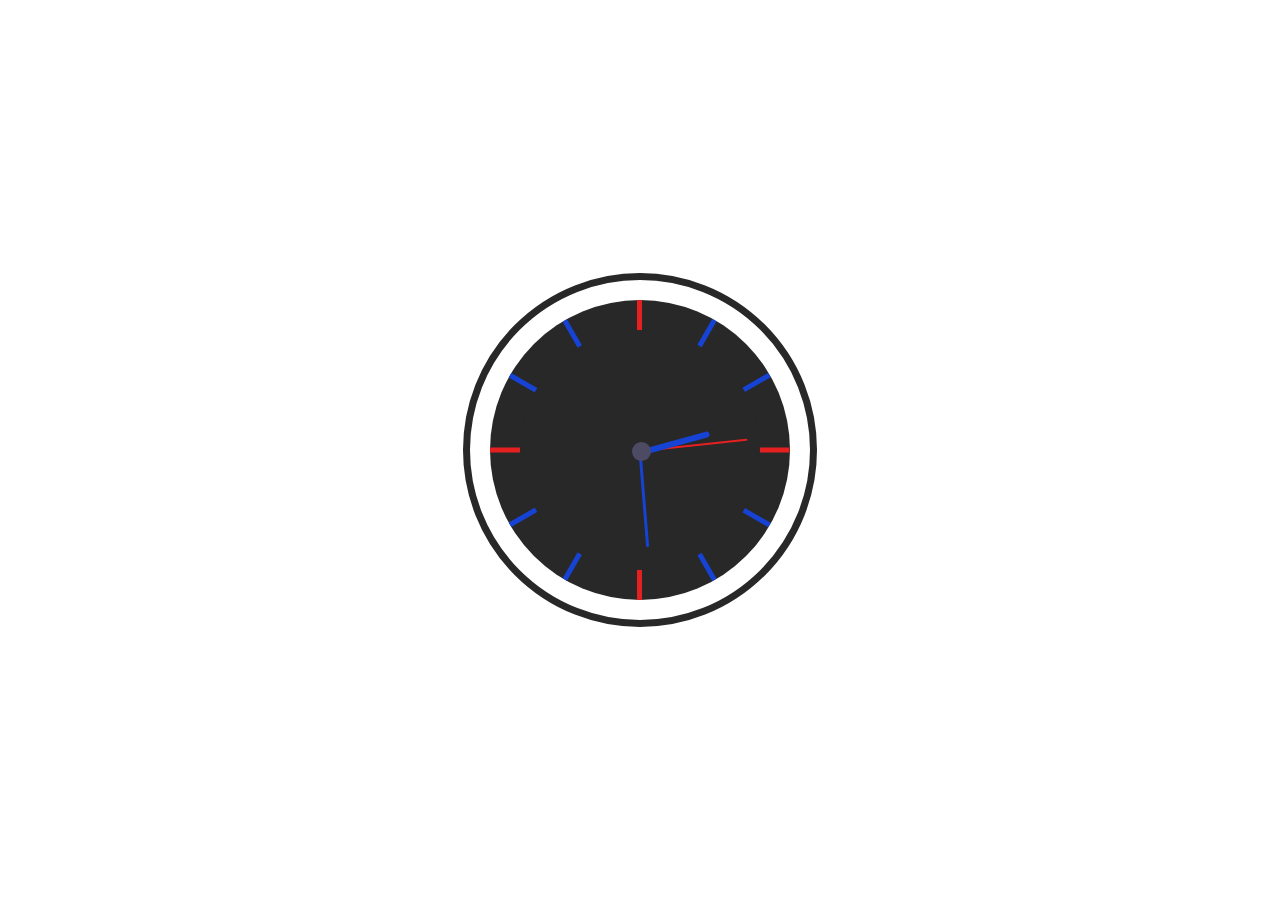
<file: analog-clock/index.html>
<!DOCTYPE html>
<html lang="en">
<head>
  <meta charset="UTF-8">
  <meta http-equiv="X-UA-Compatible" content="IE=edge">
  <meta name="viewport" content="width=device-width, initial-scale=1.0">
  <link rel="icon" type="image/x-icon" href="https://ik.imagekit.io/ketanprakash001/clock_avtbqvUCc.png?ik-sdk-version=javascript-1.4.3&updatedAt=1664822766900">
  <title>Clock</title>
  <link rel="stylesheet" href="style.css">
  <script src="script.js" defer></script>
</head>
<body>
  <div class="clock">
    <div class="outer-clock-face">
      <div class="marking marking-one"></div>
      <div class="marking marking-two"></div>
      <div class="marking marking-three"></div>
      <div class="marking marking-four"></div>
      <div class="inner-clock-face">
        <div class="hand hour-hand"></div>
        <div class="hand min-hand"></div>
        <div class="hand second-hand"></div>
      </div>
    </div>
  </div>
</body>
</html>
</file>
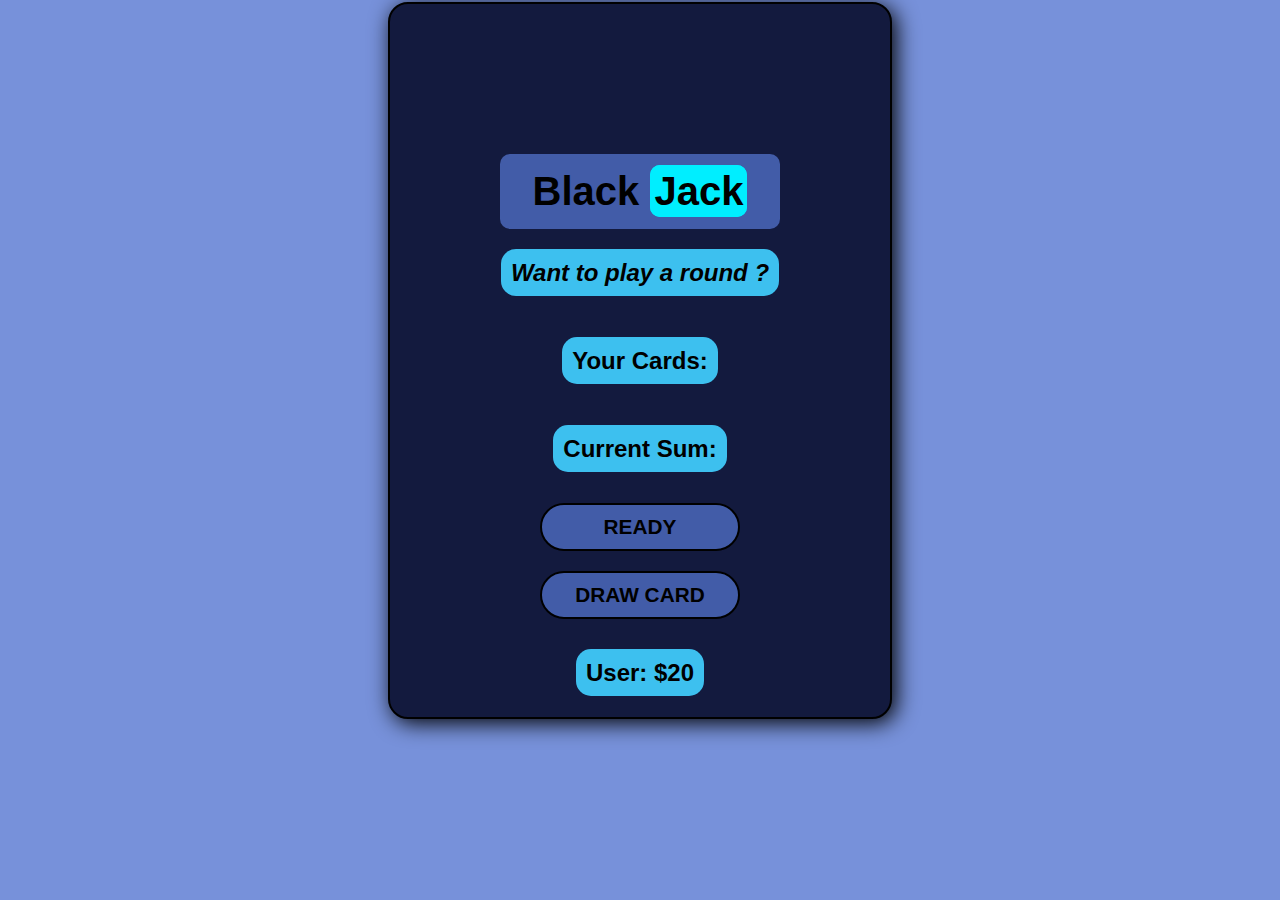
<file: BlackJack-Game/index.html>
<!DOCTYPE html>
<html lang="en">
<head>
    <meta charset="UTF-8">
    <meta http-equiv="X-UA-Compatible" content="IE=edge">
    <meta name="viewport" content="width=device-width, initial-scale=1.0">
    <link rel="stylesheet" href="./style.css">
    <title>BlackJack</title>
</head>
<body>
    <div class="container">
    <h1>Black <span>Jack</span></h1>
    <p ><span id="message-el">Want to play a round ?</span> </p>
    <p ><span id="cards-el">Your Cards:</span></p>
    <p ><span id="sum-el">Current Sum:</span></p>
    <div class="btn">
        <button id="start" onclick="startGame()">READY</button>
        <button id="newCard" onclick="newCard()">DRAW CARD</button>
    </div>
    <p><span id="player-el"></span></p>
</div>

    <script src="./script.js"></script>
</body>
</html>
</file>
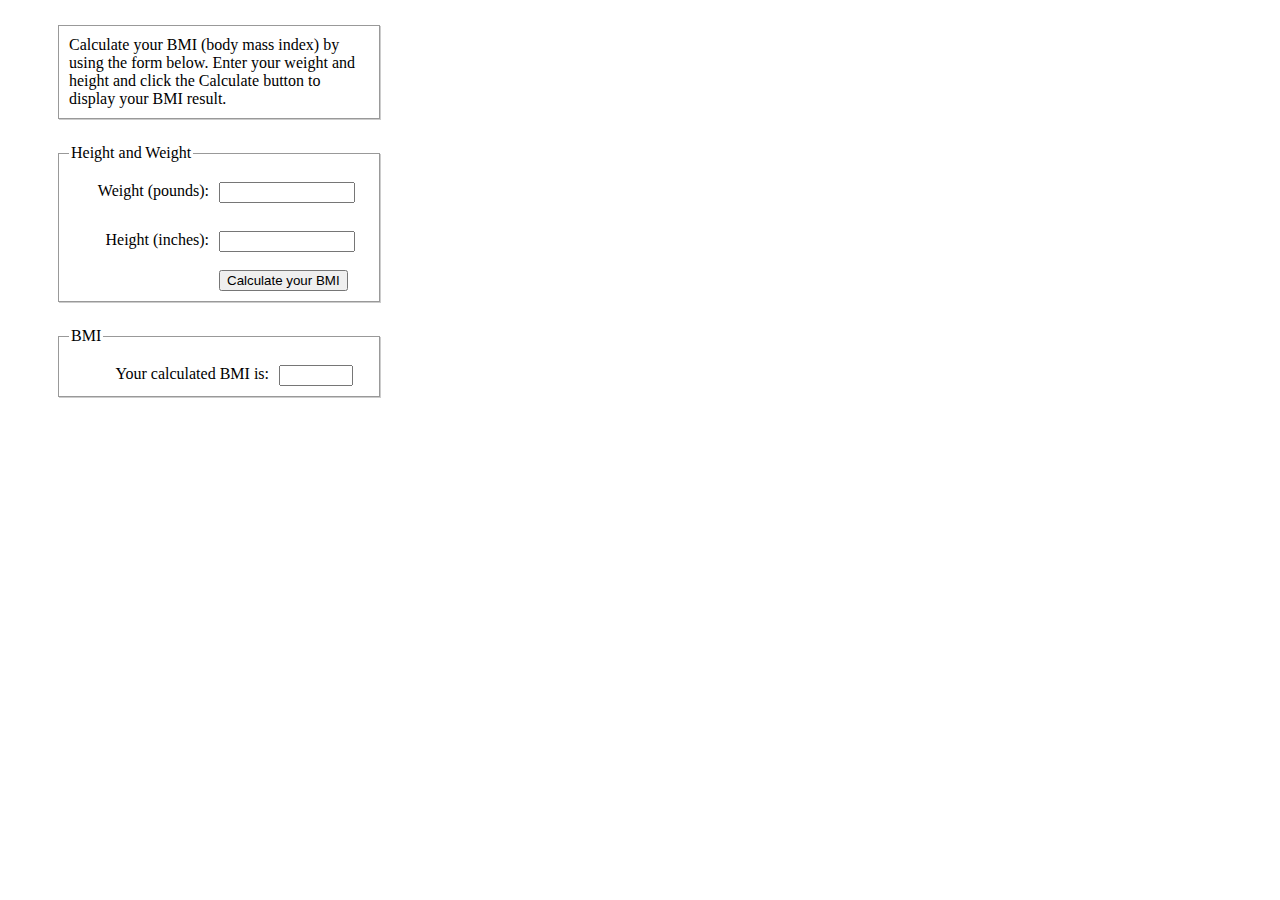
<file: BMI-calculator/index.html>
<!DOCTYPE html>
<html lang="en">
<head>
	<meta charset="UTF-8">
	<meta http-equiv="X-UA-Compatible" content="IE=edge">
	<meta name="viewport" content="width=device-width, initial-scale=1.0">
	<title>Document</title>
	<link rel="stylesheet" href="index.css">
</head>
<body>
	<div>
		<p id="intro">Calculate your BMI (body mass index) by using the form below. Enter your weight and height and click the Calculate button to display your BMI result.</p>
		<form action="none" method="post" name="bmiform">
			<fieldset>
				<legend>Height and Weight</legend>
				<label for="pounds">Weight (pounds):</label>
				<input type="text" name="pounds" id="pounds">
				<br>
				<label for="inches">Height (inches):</label>
				<input type="text" name="inches" id="inches">
				<br>
				<button type="button" name="calculate" value="Calculate your BMI" onclick="calcBMI()">Calculate your BMI</button>
			</fieldset>
			<fieldset>
				<legend>BMI</legend>
				<label for="bmi" id="bmi_label">Your calculated BMI is:</label>
				<input type="text" name="bmi" id="bmi" readonly="readonly">
			</fieldset>
		</form>
	</div>
	<script src="index.js"></script>
</body>
</html>
</file>
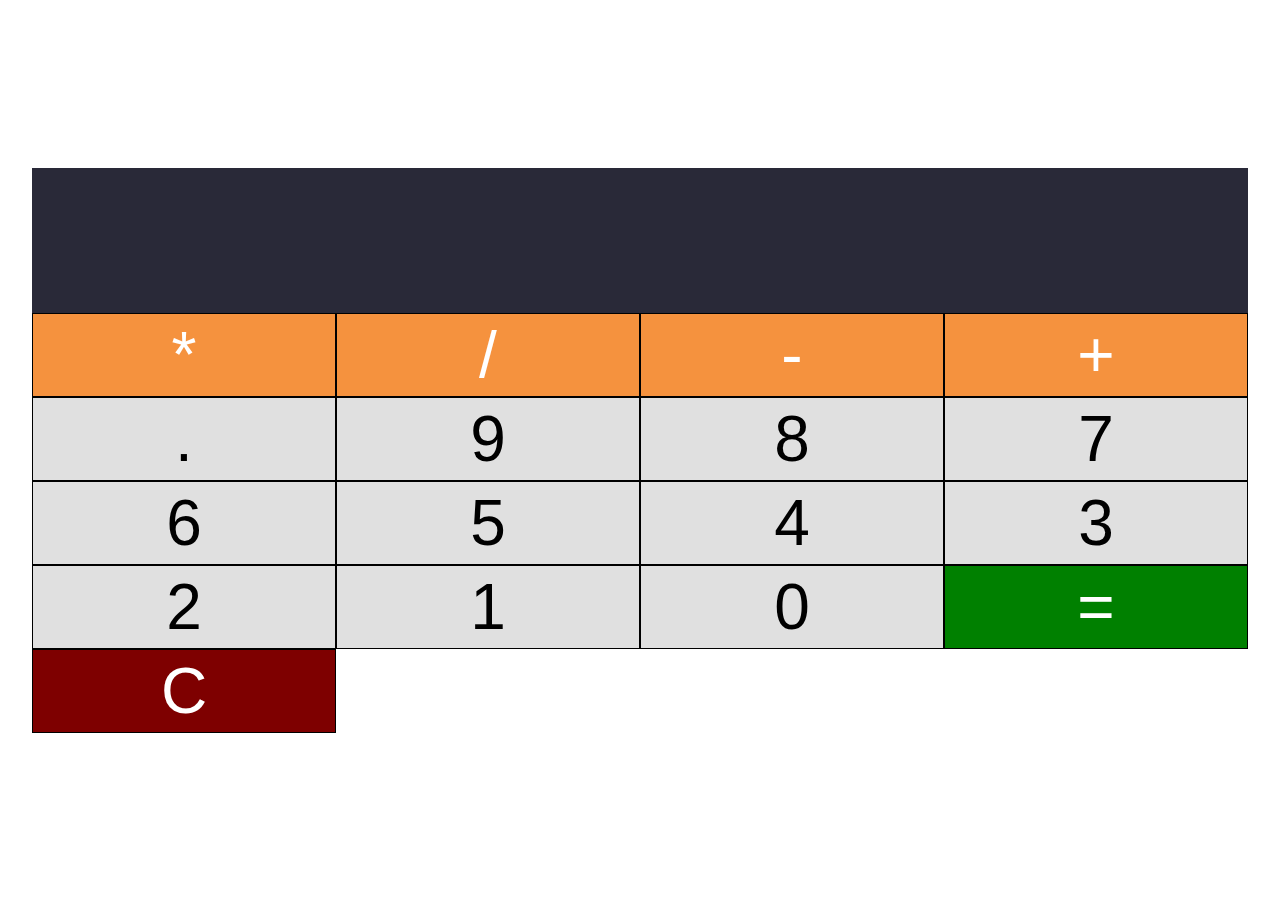
<file: calculator/index.html>
<!DOCTYPE html>
<html lang="en">

<head>
 <meta charset="UTF-8">
 <meta name="viewport" content="width=device-width, initial-scale=1.0">
 <meta http-equiv="X-UA-Compatible" content="ie=edge">
 <title>Recording</title>
 <link rel="stylesheet" href="./index.css">
</head>

<body>
 <section class="calculator">
  <form>
   <input type="text" name="" id="" class="screen">
  </form>
  <div class="buttons">
   <!-- yellow -->
   <button type="button" class="btn btn-yellow" data-num="*">*</button>
   <button type="button" class="btn btn-yellow" data-num="/">/</button>
   <button type="button" class="btn btn-yellow" data-num="-">-</button>
   <button type="button" class="btn btn-yellow" data-num="+">+</button>
   <!-- grey buttons -->
   <button type="button" class="btn btn-grey" data-num=".">.</button>
   <button type="button" class="btn btn-grey" data-num="9">9</button>
   <button type="button" class="btn btn-grey" data-num="8">8</button>
   <button type="button" class="btn btn-grey" data-num="7">7</button>
   <button type="button" class="btn btn-grey" data-num="6">6</button>
   <button type="button" class="btn btn-grey" data-num="5">5</button>
   <button type="button" class="btn btn-grey" data-num="4">4</button>
   <button type="button" class="btn btn-grey" data-num="3">3</button>
   <button type="button" class="btn btn-grey" data-num="2">2</button>
   <button type="button" class="btn btn-grey" data-num="1">1</button>
   <button type="button" class="btn btn-grey" data-num="0">0</button>
   <button type="button" class="btn-equal btn-grey">=</button>
   <button type="button" class="btn-clear btn-grey">C</button>
  </div>
 </section>
 <script src="./index.js"></script>
</body>

</html>
</file>
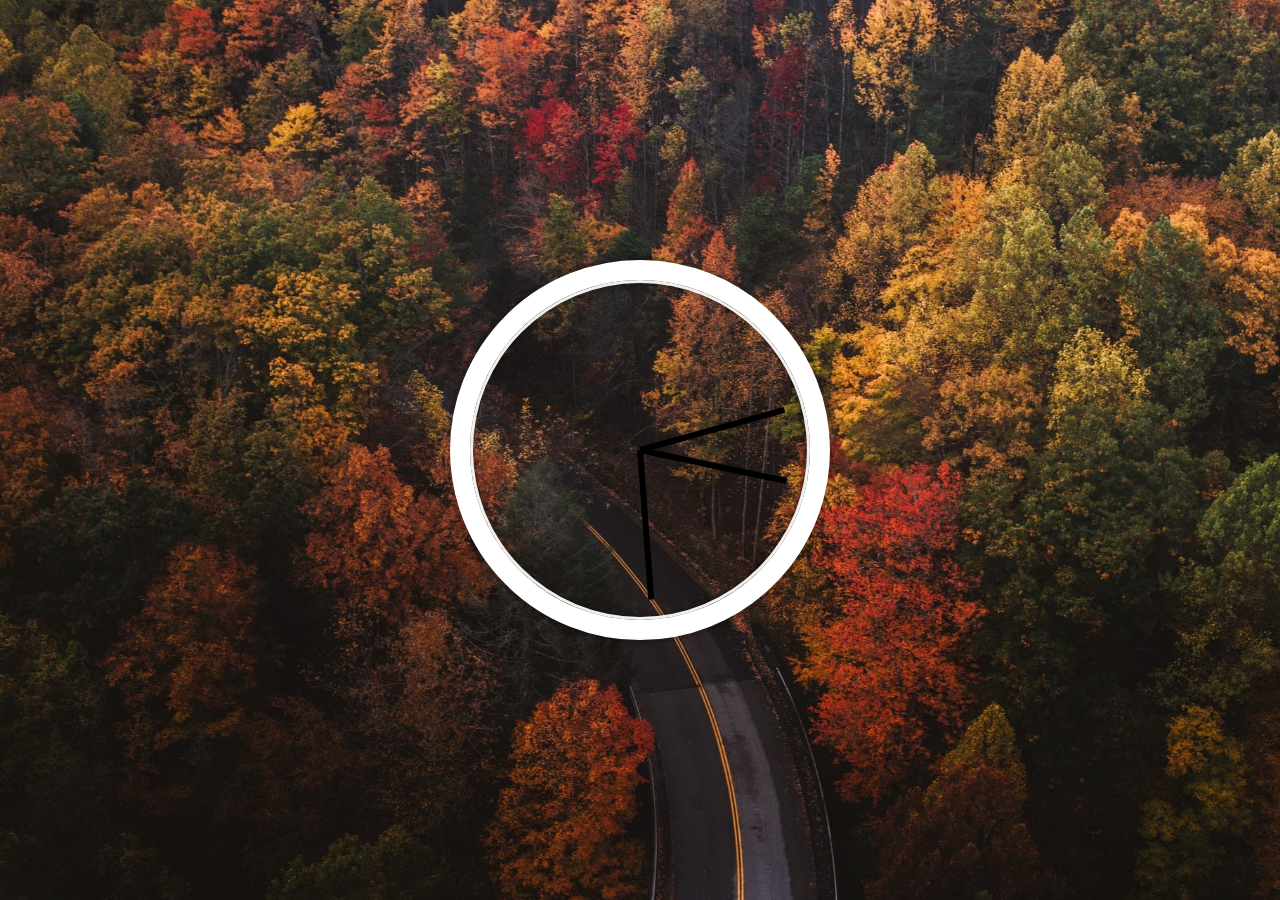
<file: clock/index.html>
<!DOCTYPE html>
<html lang="en">
<head>
  <meta charset="UTF-8">
  <title>JS + CSS Clock</title>
    <link rel="stylesheet" href="index.css">
</head>
<body>


    <div class="clock">
      <div class="clock-face">
        <div class="hand hour-hand"></div>
        <div class="hand min-hand"></div>
        <div class="hand second-hand"></div>
      </div>
    </div>

<script src="index.js"></script>
</body>
</html>
</file>
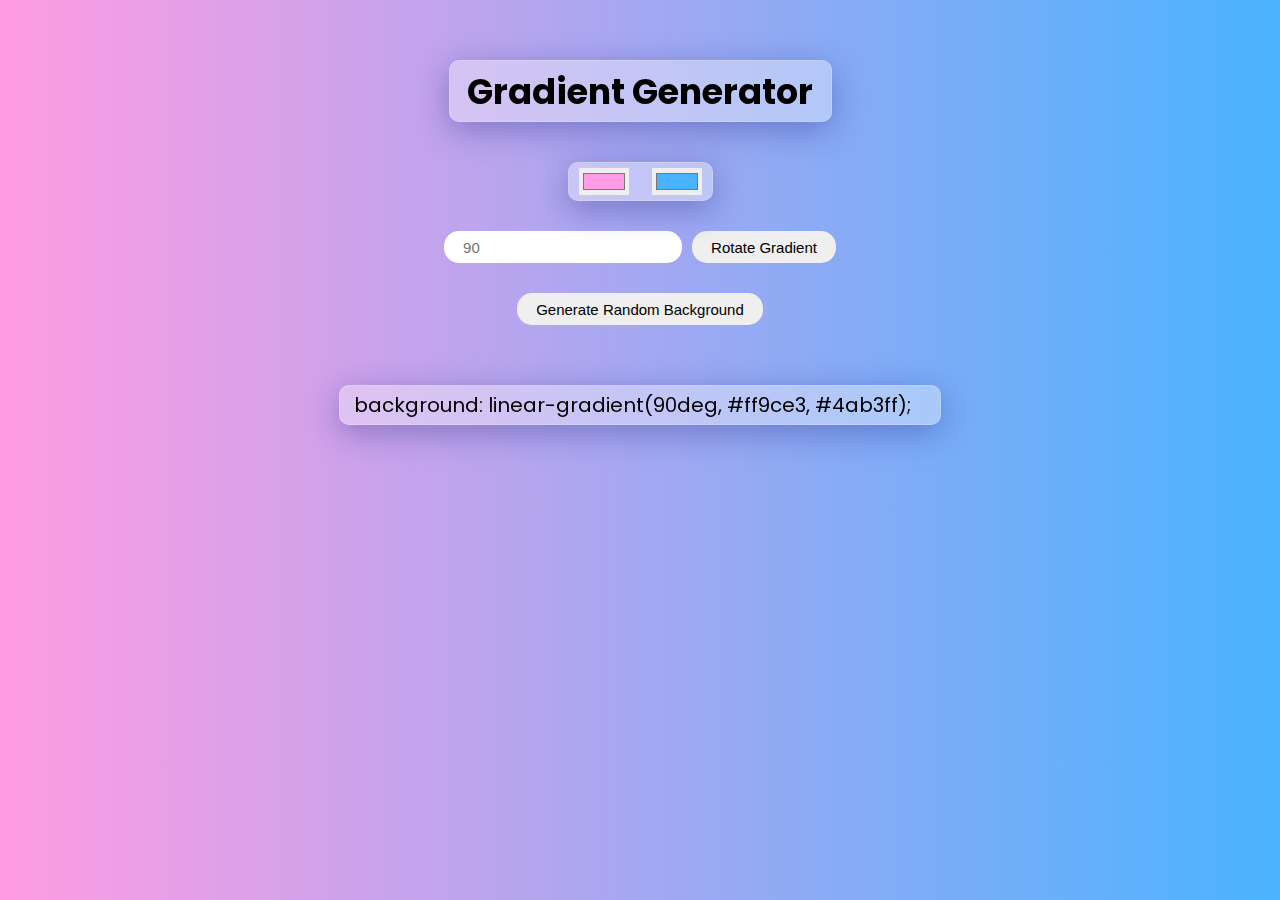
<file: Gradient-Generator-Advanced/index.html>
<!DOCTYPE html>
<html lang="en">

<head>
    <meta charset="UTF-8" />
    <meta http-equiv="X-UA-Compatible" content="IE=edge" />
    <meta name="viewport" content="width=device-width, initial-scale=1.0" />
    <link rel="stylesheet" href="./style.css" />
    <link rel="stylesheet" href="https://cdnjs.cloudflare.com/ajax/libs/font-awesome/5.15.3/css/all.min.css" integrity="sha512-iBBXm8fW90+nuLcSKlbmrPcLa0OT92xO1BIsZ+ywDWZCvqsWgccV3gFoRBv0z+8dLJgyAHIhR35VZc2oM/gI1w==" crossorigin="anonymous" />
    <title>Gradient-Generator</title>
</head>

<body>
    <div class="container">
        <div class="main-heading-div">
            <h1 class="main-heading">Gradient Generator</h1>
        </div>
        <div class="color">
            <input type="color" class="left-color" value="#ff9ce3" title="color1" />
            <input type="color" class="right-color" value="#4ab3ff" title="color2" />
        </div>
        <div class="generate">
            <input type="number" class="deg" placeholder="90" /><button type="button" class="rotate" onclick="change()">
     Rotate Gradient
    </button>
        </div>
        <div class="generate">
            <button type="button" class="random">Generate Random Background</button>
        </div>
        <div class="css-code-div">
            <p class="css-code">
                background: linear-gradient(90deg, #ff9ce3, #4ab3ff);
            </p>
            &nbsp;&nbsp; <i class="fas fa-copy"></i>
        </div>
    </div>
    <script src="./index.js"></script>
</body>

</html>
</file>
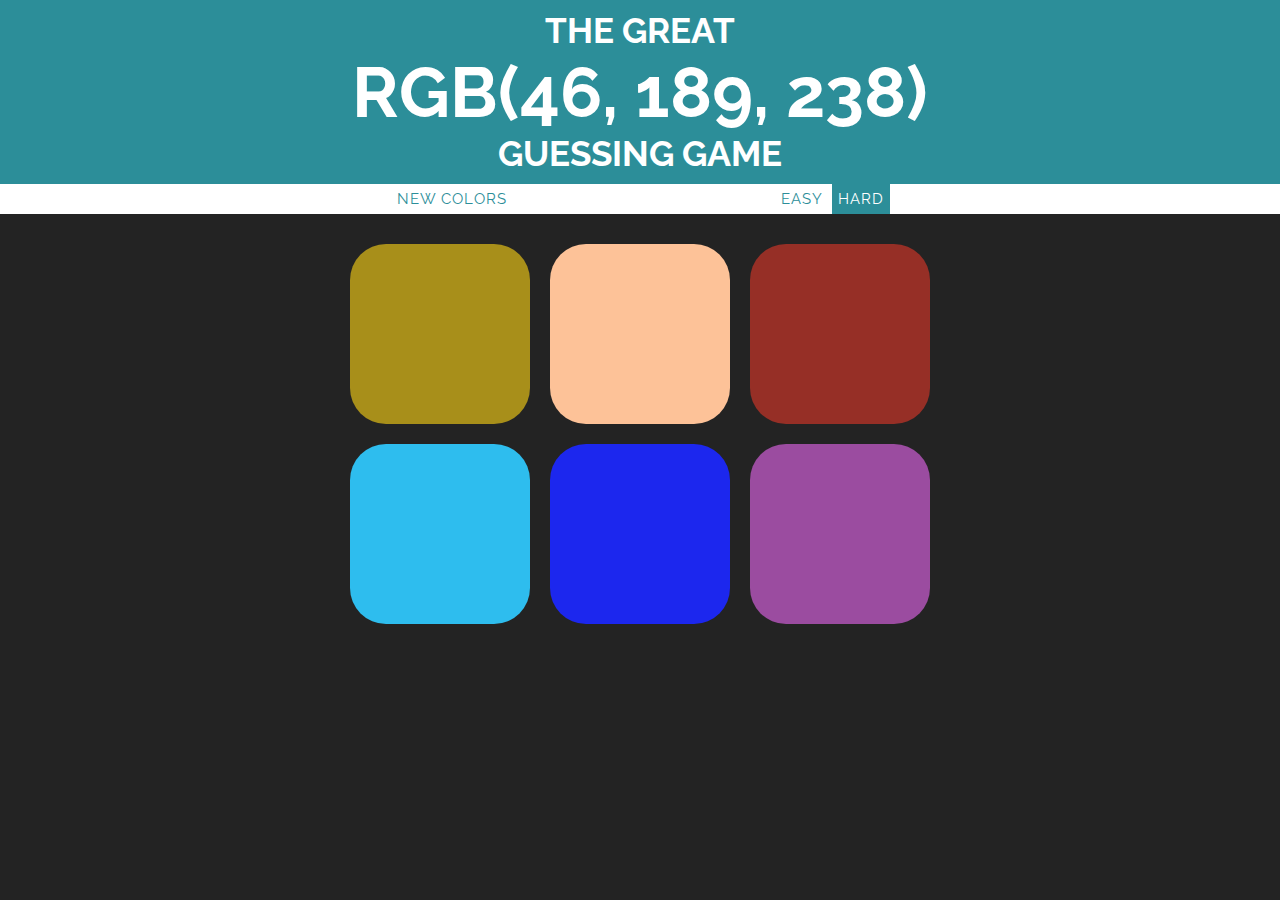
<file: Guess-the-color/index.html>
<html>
  <head>
    <title>Color Game</title>
    <link rel="stylesheet" type="text/css" href="style.css" />
    <link
      href="https://fonts.googleapis.com/css?family=Raleway:300"
      rel="stylesheet"
      type="text/css"
    />
  </head>
  <body>
    <h1>The Great <span id="color-display">RGB</span> Guessing Game</h1>
    <div id="stripe">
      <button id="reset">New Colors</button>
      <span id="message"></span>
      <button class="mode">Easy</button>
      <button class="mode selected">Hard</button>
    </div>
    <div id="container">
      <div class="square"></div>
      <div class="square"></div>
      <div class="square"></div>
      <div class="square"></div>
      <div class="square"></div>
      <div class="square"></div>
    </div>

    <script type="text/javascript" src="script.js"></script>
    <!-- 	<script type="text/javascript" src="colorGame.js"></script>
 -->
  </body>
</html>
</file>
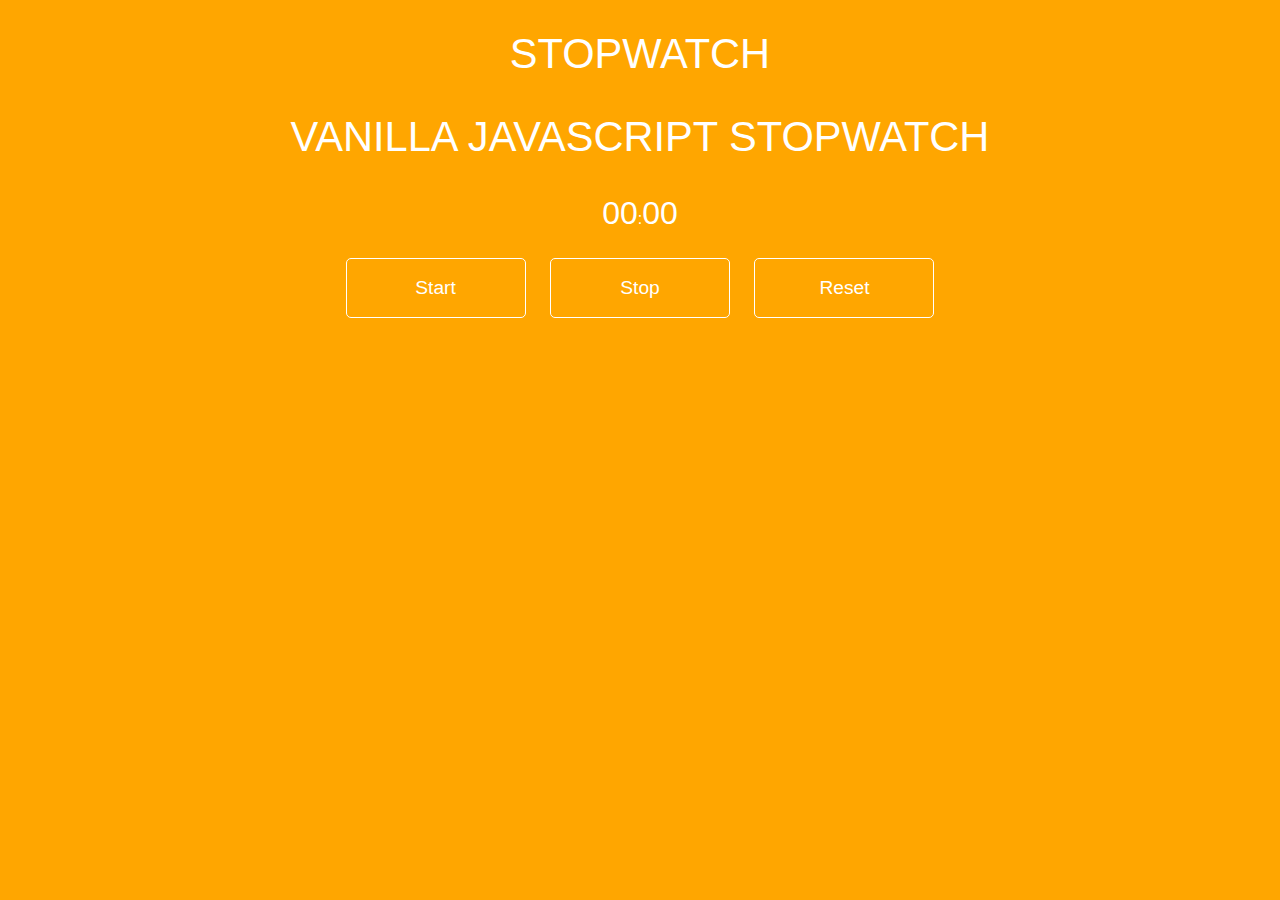
<file: Stopwatch/index.html>
<!DOCTYPE html>
<html lang="en">
  <head>
    <meta charset="UTF-8" />
    <meta http-equiv="X-UA-Compatible" content="IE=edge" />
    <meta name="viewport" content="width=device-width, initial-scale=1.0" />
    <title>Document</title>
    <link rel="stylesheet" href="style.css" />
  </head>
  <body>
    <div class="wrapper">
      <h1>Stopwatch</h1>
      <h2>Vanilla JavaScript Stopwatch</h2>
      <p><span id="seconds">00</span>:<span id="tens">00</span></p>
      <button id="button-start">Start</button>
      <button id="button-stop">Stop</button>
      <button id="button-reset">Reset</button>
    </div>
    <script src="index.js"></script>
  </body>
</html>
</file>
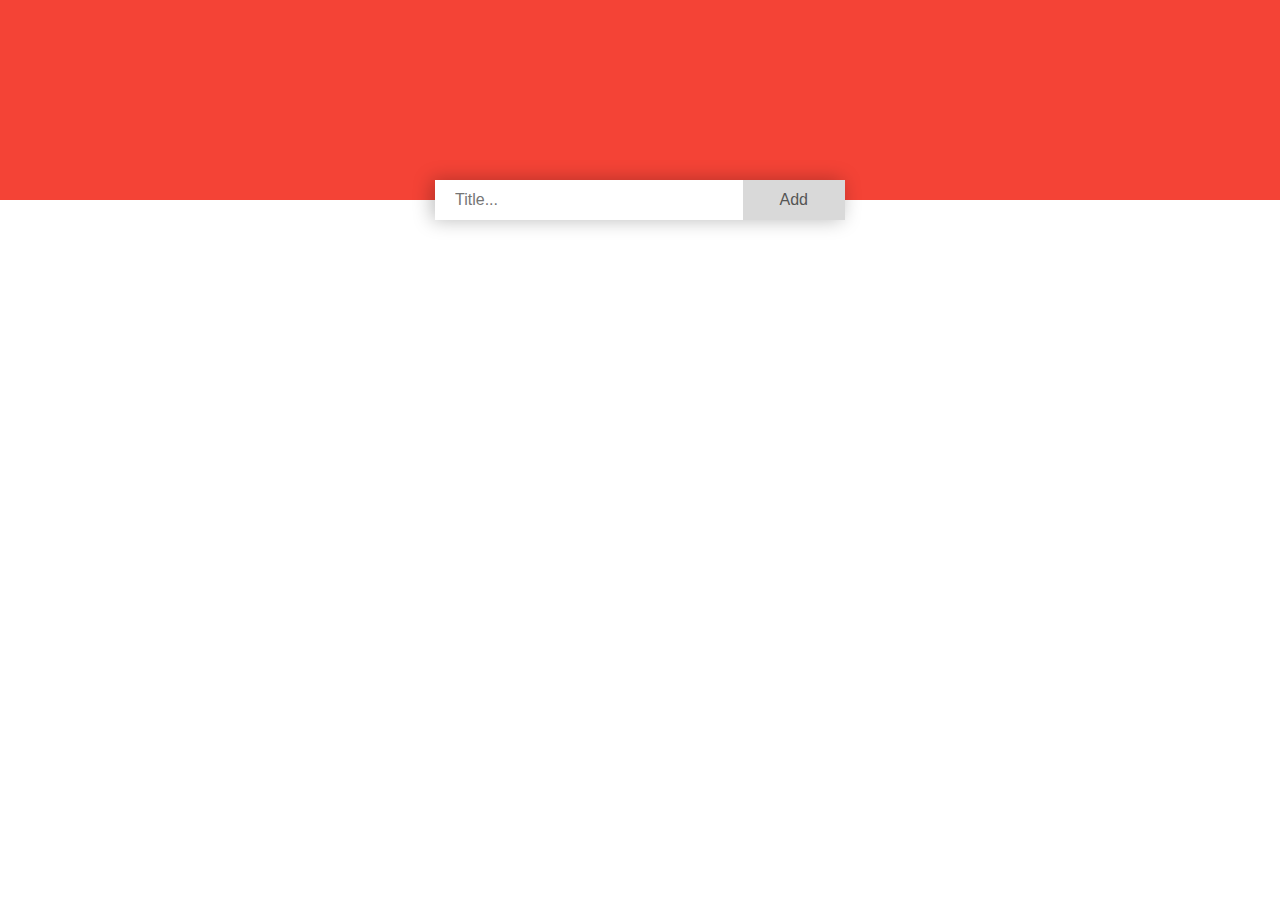
<file: Todo/index.html>
<!DOCTYPE html>
<html lang="en">

<head>
    <meta charset="UTF-8">
    <meta http-equiv="X-UA-Compatible" content="IE=edge">
    <meta name="viewport" content="width=device-width, initial-scale=1.0">
    <title>Document</title>
    <link rel="stylesheet" href="index.css">
</head>

<body>
    <div class="header-bg">
        <h4>TODO LIST</h4>
    </div>

    <div class="container">
        <form class="add-todo">
            <input type="text" id="myInput" placeholder="Title..." required>
            <button type="submit" class="addBtn">Add</button>
        </form>
        <div class="todo-list">
            <ul id="myUL"></ul>
        </div>
    </div>

</body>
<script src="./index.js"></script>

</html>
</file>
<file: analog-clock/style.css>
html{
  background: white;
  text-align: center;
  font-size: 10px;
}

body{
  margin: 0px;
  font-size: 2rem;
  display: flex;
  flex: 1;
  min-height: 100vh;
  align-items: center;
}

.clock{
  width: 30rem;
  height: 30rem;
  position: relative;
  padding: 2rem;
  border: 7px solid #282828;
  border-radius: 50%;
  margin: 50px auto;
}

.outer-clock-face{
  position: relative;
  background: #282828;
  overflow: hidden;
  width: 100%;
  height: 100%;
  border-radius: 100%;
}

.outer-clock-face::after{
  rotate: 90deg;
}


.outer-clock-face::after,
.outer-clock-face::before,
.outer-clock-face .marking{
  content: '';
  position: absolute;
  width: 5px;
  height: 100%;
  z-index: 0;
  left: 49%;
  background: #e62020;
}

.outer-clock-face .marking{
  background: #1743d4;
}

.marking-one{
  rotate: 30deg;
}

.marking-two{
  rotate: 60deg;
}

.marking-three{
  rotate: 120deg;
}

.marking-four{
  rotate: 150deg;
}

.inner-clock-face{
  position: absolute;
  top: 10%;
  left: 10%;
  width: 80%;
  height: 80%;
  background: #282828;
  border-radius: 100%;
  z-index: 1;
}

.inner-clock-face::before{
  content: "";
  position: absolute;
  top: calc(50% - 8px);
  left: calc(50% - 8px);
  width: 8%;
  height: 8%;
  margin: 0 auto;
  border-radius: 18px;
  background: #4d4b63;
  z-index: 11;
}

.hand{
  width: 50%;
  right: 50%;
  height: 6px;
  background: #1743d4;
  position: absolute;
  top: 50%;
  border-radius: 6px;
  transform-origin: 100%;
  transform: rotate(90deg);
  transition-timing-function: cubic-bezier(0.1, 2.7, 0.58, 1);
}

.hour-hand{
  width: 30%;
  z-index: 3;
}

.min-hand{ 
  height: 3px;
  z-index: 10;
  width: 40%; 
}

.second-hand{
  background: #e62020;
  width: 45%;
  height: 2px;
}
</file>
<file: BlackJack-Game/style.css>
*{  margin: 0;
    padding: 0;
    font-family: Arial, Helvetica, sans-serif;
}
body{
    overflow: hidden; 
    background-color:  rgba(69, 105, 204, 0.733);
    height: 80vh;
    text-align: center;
    display: flex;
    justify-content: center;
    align-items: center;
}

h1{  
    color: rgb(0, 0, 0);
    border-radius: 10px;
    font-size: 2.5rem;
    margin-top: 50px;
    padding: 15px;
    background-color:  rgba(83, 116, 207, 0.733)  ;
    display: inline-block;
    width: 50%;
    align-self: center;
    
}
h1 span{
    background-color: rgb(0, 238, 255)   ;
    padding: 2px;
    border: 2px solid rgb(0, 238, 255) ;
    border-radius: 10px;
    color: black;
}

p{    
    margin: 20px;
    padding: 10px 10px;
    font-weight: 600;
    font-size: 1.5rem;
}
#message-el{
    font-style: italic;
    font-weight: 600;
}
p span{
    padding: 10px ;
    border-radius: 15px;
    background-color: rgb(61, 192, 239);
}

#start,#newCard{
    width: 100%;
    margin: 10px 0px;
    padding: 10px 15px;
    font-size: 1.3rem;
    border-radius: 25px;
    color: rgb(0, 0, 0) ;
    background-color: rgba(83, 116, 207, 0.733) ;
    border: 2px solid rgb(0, 0, 0);
    cursor: pointer;
    font-weight: 600;
}
#start:hover ,
#newCard:hover{
    color: white;
    border: 2px solid white;
    background-color: rgba(0, 170, 255, 0.625);
}

.btn{
    display: grid;
    grid-template-columns: repeat(1,200px);
    justify-content: center;
}

.container{
    border: 2px solid black;
    display: flex;
    flex-direction: column;
    width: 500px;
    border-radius:20px;
    box-shadow:4px 4px 22px ;
    background-color: #131a3e;
    padding-top: 100px !important;
}


@media screen and (max-width:550px) {
    .container{
        width: 95%;
        
    }
    h1{
        width: 70%;
    }
    #message-el{
        font-size: 1.2rem;
    }
}
</file>
<file: BMI-calculator/index.css>
fieldset {
	width: 300px;
	margin: 25px 0 0 50px;
	border: 1px solid #999999;
	box-shadow: 1px 1px #cccccc;
	padding: 10px;
}

label {
	float: left;
	width: 140px;
	display: block;
	clear: left;
	text-align: right;
	padding-right: 10px;
	margin-top: 10px;
}

button {
	margin-left: 150px;
}

input {
	margin-top: 10px;
	display: block;
	text-align: right;
	width: 128px;
}

#bmi_label {
	width: 200px;
}

#bmi {
	width: 66px;
}

#intro {
	width: 300px;
	margin: 25px 0 0 50px;
	padding: 10px;
	border: 1px solid #999999;
	box-shadow: 1px 1px #cccccc;
}
</file>
<file: calculator/index.css>
*{
    margin: 0;
    padding: 0;
    box-sizing: border-box;
   }
   
   body{
    min-height: 100vh;
    display: flex;
    align-items: center;
    justify-content: center;
   
   }
   
   .calculator{
    flex: 0 0 95%;
   }
   .screen{
    width: 100%;
    font-size: 7rem;
    padding: 0.5rem;
    background: rgb(41,41,56);
    color: white;
    border:none;
   }
   
   .buttons{
    display: flex;
    flex-wrap: wrap;
    transition: all 0.5s linear;
   }
   
   button{
    flex:0 0 25%;
    border: 1px solid black;
    padding: 0.25rem 0;
    transition: all 2s ease;
   }
   button:hover{
    background: blue;
   }
   .btn-yellow{
    background: rgb(245,146,62);
    color: white;
   }
   .btn-grey{
    background: rgb(224,224,224);
   }
   .btn,.btn-equal,.btn-clear{
    font-size: 4rem;
   }
   .btn-equal{
    background: green;
    color: white;
   }
   .btn-clear{
    background: rgb(126, 0, 0);
    color: white;
   }
</file>
<file: clock/index.css>
html {
    background: #018ded url("./bg.jpg");
    background-size: cover;
    text-align: center;
    font-size: 10px;
    /* background blur */
  }
  
  body {
    margin: 0;
    font-size: 2rem;
    display: flex;
    flex: 1;
    min-height: 100vh;
    align-items: center;
  }
  
  .clock {
    width: 30rem;
    height: 30rem;
    border: 20px solid white;
    border-radius: 50%;
    margin: 50px auto;
    position: relative;
    padding: 2rem;
    box-shadow: 0 0 0 4px rgba(0, 0, 0, 0.1), inset 0 0 0 3px #efefef,
      inset 0 0 10px black, 0 0 10px rgba(0, 0, 0, 0.2);
  }
  
  .clock-face {
    position: relative;
    width: 100%;
    height: 100%;
    transform: translateY(-3px); /* account for the height of the clock hands */
  }
  
  .hand {
    width: 50%;
    height: 6px;
    background: black;
    position: absolute;
    top: 50%;
    transform-origin: 100%;
    transform: rotate(90deg);
    transition: all 0.05s;
    transition-timing-function: cubic-bezier(0.1, 2.7, 0.58, 1);
  }
</file>
<file: Gradient-Generator-Advanced/style.css>
@import url('https://fonts.googleapis.com/css2?family=Poppins:wght@200;300;400;600&display=swap');
* {
    margin: 0;
    border: 0;
    box-sizing: border-box;
}

html {
    font-size: 62.5%;
    font-family: 'Poppins', sans-serif;
}

body {
    background: linear-gradient(to right, #ff9ce3, #4ab3ff);
    background-repeat: no-repeat;
    height: 100vh;
}

h1,
h2 {
    color: #000;
    font-size: 3.5rem;
}

.container {
    display: flex;
    flex-direction: column;
    align-items: center;
}

.main-heading {
    margin-top: 6rem;
    padding: 0.1em 0.5em;
    background: rgba( 255, 255, 255, 0.35);
    box-shadow: 0 8px 32px 0 rgba( 31, 38, 135, 0.37);
    backdrop-filter: blur( 0.0px);
    -webkit-backdrop-filter: blur( 0.0px);
    border-radius: 10px;
    border: 1px solid rgba( 255, 255, 255, 0.18);
}

.color {
    padding: 0.5em 1em;
    margin-top: 4rem;
    background: rgba( 255, 255, 255, 0.35);
    box-shadow: 0 8px 32px 0 rgba( 31, 38, 135, 0.37);
    backdrop-filter: blur( 0.0px);
    -webkit-backdrop-filter: blur( 0.0px);
    border-radius: 10px;
    border: 1px solid rgba( 255, 255, 255, 0.18);
}

.css-code-div {
    margin-top: 6rem;
    font-size: 2rem;
    padding: 0.2em 0.7em;
    background: rgba( 255, 255, 255, 0.35);
    box-shadow: 0 8px 32px 0 rgba( 31, 38, 135, 0.37);
    backdrop-filter: blur( 0.0px);
    -webkit-backdrop-filter: blur( 0.0px);
    border-radius: 10px;
    border: 1px solid rgba( 255, 255, 255, 0.18);
    text-align: center;
}

.css-code-div p {
    display: inline;
}

.left-color {
    margin-right: 2rem;
}

.generate {
    margin-top: 3rem;
}

.rotate {
    font-size: 1.5rem;
    padding: 0.5em 1.3em;
    border-radius: 1em;
}

.rotate:hover {
    font-weight: 600;
    background-color: rgb(194, 194, 194);
}

i:hover {
    cursor: pointer;
}

.deg {
    margin-right: 1rem;
    font-size: 1.5rem;
    padding: 0.5em 1.3em;
    border-radius: 1em;
    outline : none;
}

.random {
    font-size: 1.5rem;
    padding: 0.5em 1.3em;
    border-radius: 1em;
}

.random:hover {
    font-weight: 600;
    background-color: rgb(194, 194, 194);
}


/* media queries */

@media (max-width:550px) {
    html {
        font-size: 6px;
    }
}

@media (min-width:550px) and (max-width:768px) {
    html {
        font-size: 9px;
    }
}

@media (min-width:768px) and (max-width:1024px) {}
</file>
<file: Guess-the-color/style.css>
body {
  background-color: #232323;
  font-family: "Raleway", Sans-serif;
  font-size: 62.5%; /*1 em = 10px */
  margin: 0;
}

#container {
  max-width: 600px;
  margin: 0 auto;
  padding-top: 20px;
}
.square {
  width: 30%;
  background-color: purple;
  padding-bottom: 30%;
  float: left;
  margin: 1.66%;
  transition: background 0.5s;
  -webkit-transition: background 0.5s;
  -moz-transition: background 0.5s;
  o-transition: background 0.5s;
}

h1 {
  color: white;
  background-color: #2c8e99;
  font-size: 3.5em;
  text-align: center;
  text-transform: uppercase;
  margin: 0;
  padding: 10px 0;
}

#color-display {
  display: block;
  font-size: 2em;
}

#stripe {
  background: white;
  height: 30px;
  text-align: center;
  color: black;
}

#message {
  text-transform: uppercase;
  color: #2c8e99;
  font-size: 1.5em;
  display: inline-block;
  width: 20%;
}

button {
  outline: none;
  color: #2c8e99;
  font-family: "Raleway", Sans-serif;
  text-transform: uppercase;
  font-size: 1.5em;
  background-color: white;
  height: 100%;
  letter-spacing: 1px;
  transition: all 0.3s;
  -webkit-transition: all 0.3s;
  -moz-transition: all 0.3s;
  o-transition: all 0.3s;
}

button:hover {
  background-color: #2c8e99;
  color: white;
}

.selected {
  background-color: #2c8e99;
  color: white;
}

.square {
  border-radius: 20%;
}

* {
  border: 0px solid red;
}
</file>
<file: Stopwatch/style.css>
/* Variabes */
/* Mixin's */
body {
  background: #ffa600;
  font-family: "HelveticaNeue-Light", "Helvetica Neue Light", "Helvetica Neue",
    Helvetica, Arial, "Lucida Grande", sans-serif;
  height: 100%;
}

.wrapper {
  width: 800px;
  margin: 30px auto;
  color: #fff;
  text-align: center;
}

h1,
h2,
h3 {
  font-family: "Roboto", sans-serif;
  font-weight: 100;
  font-size: 2.6em;
  text-transform: uppercase;
}

#seconds,
#tens {
  font-size: 2em;
}

button {
  -moz-border-radius: 5px;
  -webkit-border-radius: 5px;
  border-radius: 5px;
  -khtml-border-radius: 5px;
  background: #ffa600;
  color: #fff;
  border: solid 1px #fff;
  text-decoration: none;
  cursor: pointer;
  font-size: 1.2em;
  padding: 18px 10px;
  width: 180px;
  margin: 10px;
  outline: none;
}
button:hover {
  -webkit-transition: all 0.5s ease-in-out;
  -moz-transition: all 0.5s ease-in-out;
  transition: all 0.5s ease-in-out;
  background: #fff;
  border: solid 1px #fff;
  color: #ffa600;
}
</file>
<file: Todo/index.css>
* {
  box-sizing: border-box;
  margin: 0;
  padding: 0;
}

html {
  font-family: Arial, Helvetica, sans-serif;
}

:root {
  --box-shadow: -3px 0px 19px 0px rgb(0 0 0 / 27%);
}

.container {
  width: 100%;
  max-width: 450px;
  margin: auto;
  padding: 0 20px;
}

.header-bg {
  background-color: #f44336;
  height: 200px;
  display: flex;
  align-items: center;
  justify-content: center;
}
.header-bg h4 {
  font-weight: 600;
  font-size: 40px;
  letter-spacing: 5px;
  text-transform: uppercase;
  background: url(https://24.media.tumblr.com/tumblr_m87dri70zh1qzla33o1_500.gif);
  background-size: cover;
  -webkit-background-clip: text;
  -webkit-text-fill-color: transparent;
}
.add-todo {
  display: flex;
  align-items: center;
  margin-top: -20px;
  -webkit-box-shadow: var(--box-shadow);
  -moz-box-shadow: var(--box-shadow);
  box-shadow: var(--box-shadow);
  width: 100%;
}
.add-todo input {
  border: none;
  border-radius: 0;
  width: 75%;
  height: 40px;
  padding: 0 20px;
  float: left;
  font-size: 16px;
  background: #fff;
}
.add-todo input:focus {
  outline: none;
}
.add-todo button {
  border: none;
  padding: 10px;
  width: 25%;
  background: #d9d9d9;
  color: #555;
  font-size: 16px;
  cursor: pointer;
  border-radius: 0;
  height: 40px;
  transition: background-color 0.25s ease;
}
.add-todo button:hover {
  background-color: #bbb;
}

.todo-list {
  margin-top: 25px;
}
ul {
  margin: 0;
  padding: 0;
  list-style: none;
}

ul li {
  cursor: pointer;
  position: relative;
  padding: 12px 50px 12px 40px;
  background: #eee;
  font-size: 18px;
  word-break: break-word;
}

ul li:nth-child(odd) {
  background: #f9f9f9;
}

ul li:hover {
  background: #ddd;
}

ul li.checked {
  background: #888;
  color: #fff;
  text-decoration: line-through;
}

ul li.checked::before {
  content: "";
  position: absolute;
  border-color: #fff;
  border-style: solid;
  border-width: 0 2px 2px 0;
  top: 10px;
  left: 16px;
  transform: rotate(45deg);
  height: 15px;
  width: 7px;
}

.close {
  border: none;
  position: absolute;
  right: 0;
  top: 0;
  text-align: center;
  font-size: 20px;
  height: 100%;
  width: 45px;
  cursor: pointer;
}

.close:hover {
  background-color: #f44336;
  color: white;
}
</file>
